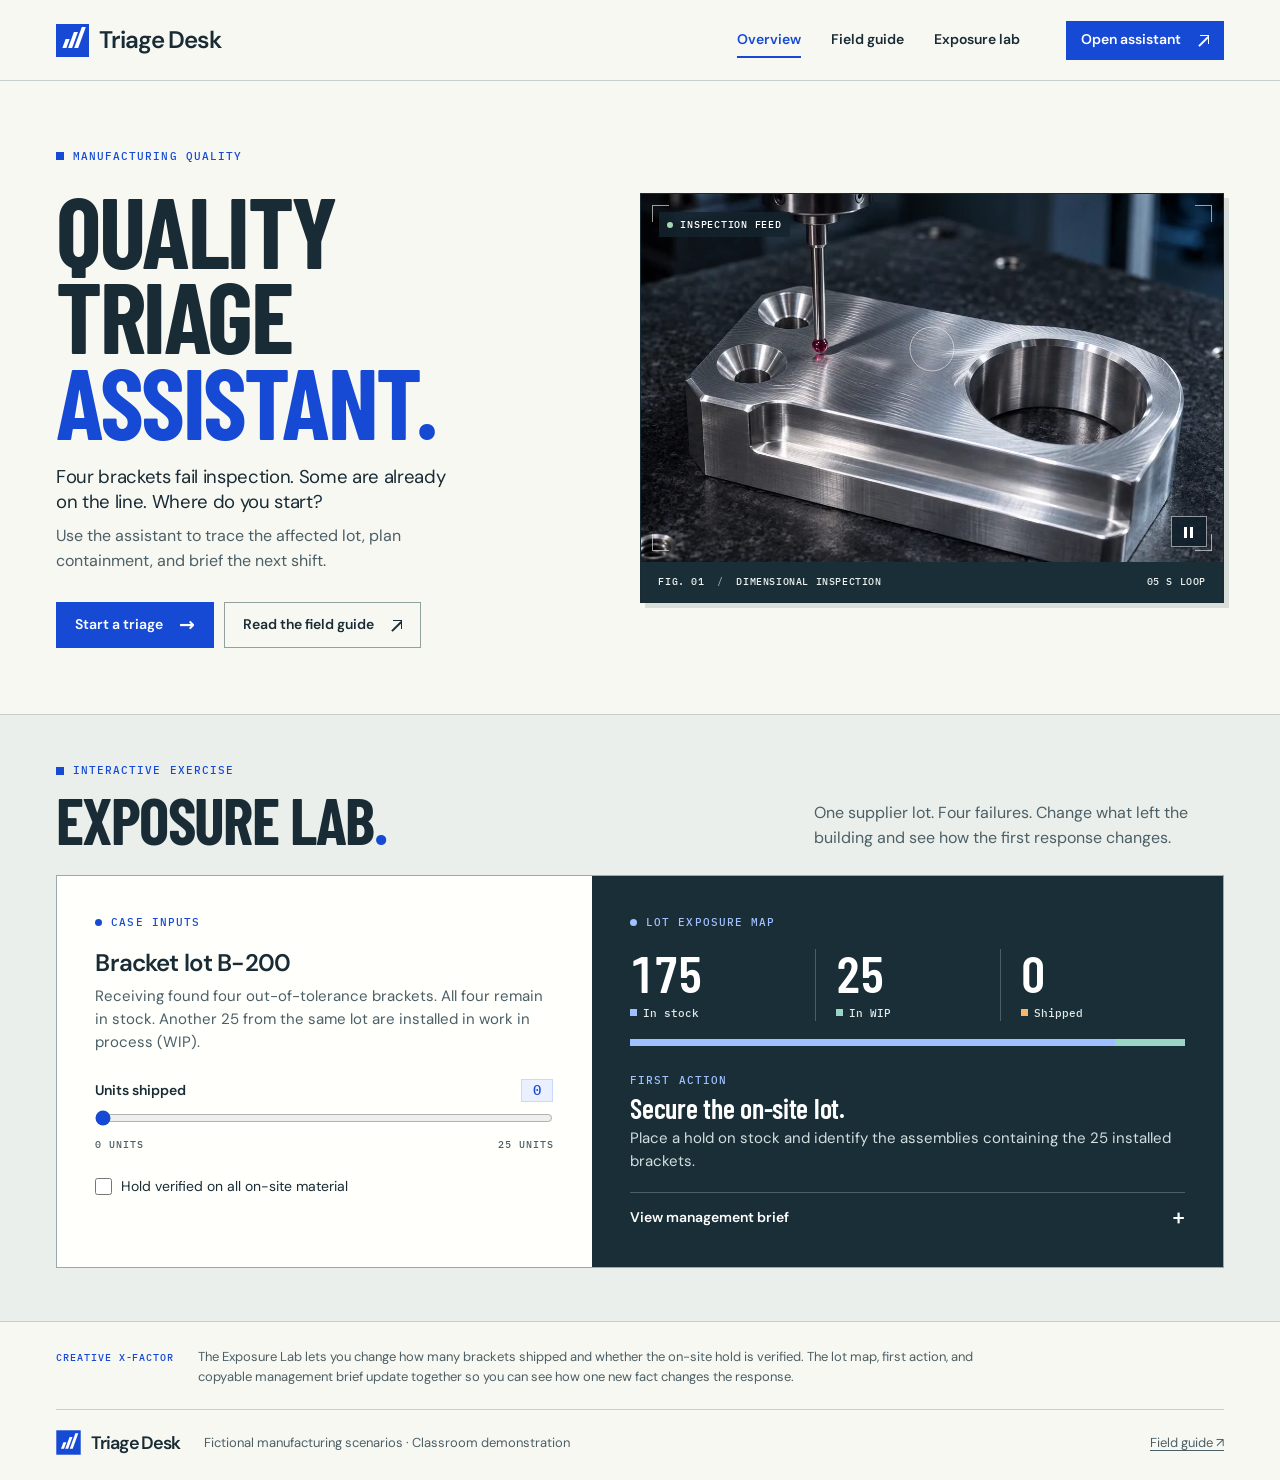
<file: index.html>
<!doctype html>
<html lang="en"><head><meta charset="utf-8"><meta name="viewport" content="width=device-width, initial-scale=1"><meta name="theme-color" content="#f8f8f3"><meta name="description" content="A manufacturing triage assistant and interactive lot exposure exercise for quality leads."><title>Quality Triage Assistant | Triage Desk</title><link rel="icon" href="mark.png"><link rel="stylesheet" href="styles.css"><script src="app.js" defer></script></head>
<body><a class="skip" href="#main">Skip to content</a><header class="mast"><div class="wrap mast-inner"><a class="brand" href="index.html" aria-label="Triage Desk home"><span class="mark" aria-hidden="true"><i></i><i></i><i></i></span><span>Triage Desk</span></a><nav aria-label="Main"><a href="index.html" aria-current="page">Overview</a><a href="field-guide.html" >Field guide</a><a href="index.html#exposure-lab" >Exposure lab</a></nav><button class="button primary" type="button" data-chat>Open assistant <span class="diagonal-arrow" aria-hidden="true"></span></button></div></header><main id="main">
<section class="hero wrap" aria-labelledby="hero-title">
 <div class="hero-copy"><div class="section-label"><span class="square"></span>Manufacturing quality</div>
 <h1 id="hero-title">QUALITY TRIAGE<br><em>ASSISTANT.</em></h1>
 <p>Four brackets fail inspection. Some are already on the line. Where do you start?</p>
 <p class="hero-detail">Use the assistant to trace the affected lot, plan containment, and brief the next shift.</p>
 <div class="hero-actions"><button type="button" class="button primary" data-chat>Start a triage <span aria-hidden="true">→</span></button><a class="button secondary" href="field-guide.html">Read the field guide <span class="diagonal-arrow" aria-hidden="true"></span></a></div></div>
 <figure class="instrument"><div class="monitor"><video autoplay muted loop playsinline preload="auto" poster="inspection.jpg" aria-label="Animated close-up of a measurement probe inspecting a machined bracket"><source src="inspection.mp4" type="video/mp4"><source src="inspection.webm" type="video/webm"></video>
 <div class="feed"><i></i>Inspection feed</div><div class="crosshair" aria-hidden="true"></div><span class="corner c1" aria-hidden="true"></span><span class="corner c2" aria-hidden="true"></span><span class="corner c3" aria-hidden="true"></span><span class="corner c4" aria-hidden="true"></span>
 <button id="playback" type="button" aria-label="Pause inspection video" title="Pause inspection video"><span aria-hidden="true">Ⅱ</span></button></div>
 <figcaption><span>Fig. 01 <b>/</b> Dimensional inspection</span><span>05 s loop</span></figcaption></figure></section>
<section id="exposure-lab" class="lab"><div class="wrap"><div class="lab-intro"><div><div class="section-label"><span class="square"></span>Interactive exercise</div><h2>EXPOSURE LAB<span>.</span></h2></div><p>One supplier lot. Four failures. Change what left the building and see how the first response changes.</p></div>
 <div class="workbench"><div class="inputs"><div class="panel-label"><span class="dot"></span>Case inputs</div>
 <h3>Bracket lot B-200</h3><p>Receiving found four out-of-tolerance brackets. All four remain in stock. Another 25 from the same lot are installed in work in process (WIP).</p>
 <div class="slider-label"><label for="shipped">Units shipped</label><output id="qty" for="shipped">0</output></div>
 <input id="shipped" type="range" min="0" max="25" value="0" step="1"><div class="range-ends"><span>0 units</span><span>25 units</span></div>
 <label class="hold"><input id="hold" type="checkbox"><span>Hold verified on all on-site material</span></label></div>
 <div class="results"><div class="panel-label"><span class="dot"></span>Lot exposure map</div><div class="metrics">
 <div><b id="n-stock">175</b><span><i class="stock-key"></i>In stock</span></div><div><b>25</b><span><i class="wip-key"></i>In WIP</span></div><div><b id="n-shipped">0</b><span><i class="ship-key"></i>Shipped</span></div></div>
 <div class="lotbar" role="img" id="lotbar" aria-label="175 in stock, 25 in WIP, 0 shipped"><i id="b-stock"></i><i id="b-wip"></i><i id="b-shipped"></i></div>
 <div class="first-action" aria-live="polite"><span class="micro">FIRST ACTION</span><h3 id="priority">Secure the on-site lot.</h3><p id="next-step">Place a hold on stock and identify the assemblies containing the 25 installed brackets.</p></div>
 <details class="brief"><summary>View management brief</summary><p id="brief-text"></p><button type="button" class="text-button" data-copy="brief-text">Copy brief</button></details></div></div></div></section></main><footer><div class="wrap"><div class="xnote"><strong>Creative X-Factor</strong><p>The Exposure Lab lets you change how many brackets shipped and whether the on-site hold is verified. The lot map, first action, and copyable management brief update together so you can see how one new fact changes the response.</p></div><div class="footline"><a class="brand" href="index.html"><span class="mark" aria-hidden="true"><i></i><i></i><i></i></span><span>Triage Desk</span></a><span>Fictional manufacturing scenarios · Classroom demonstration</span><a href="field-guide.html">Field guide ↗</a></div></div></footer><dialog id="assistant" aria-labelledby="chat-title"><div class="dialog-head"><div><span class="micro">TRIAGE DESK</span><h2 id="chat-title">Quality Triage Assistant</h2></div><button type="button" class="close" data-close aria-label="Close assistant" autofocus>×</button></div>
 <p class="chat-note">Use fictional case details for this classroom exercise.</p>
 <iframe title="Live Quality Triage Assistant chatbot" data-src="https://share.chatling.ai/s/o5bR8GTqtjMW18z" allow="clipboard-write"></iframe>
 <a class="separate" href="https://share.chatling.ai/s/o5bR8GTqtjMW18z" target="_blank" rel="noopener">Open chat in a separate tab ↗</a></dialog>
 <noscript><p class="nojs"><a href="https://share.chatling.ai/s/o5bR8GTqtjMW18z">Open the Quality Triage Assistant</a></p></noscript></body></html>
</file>
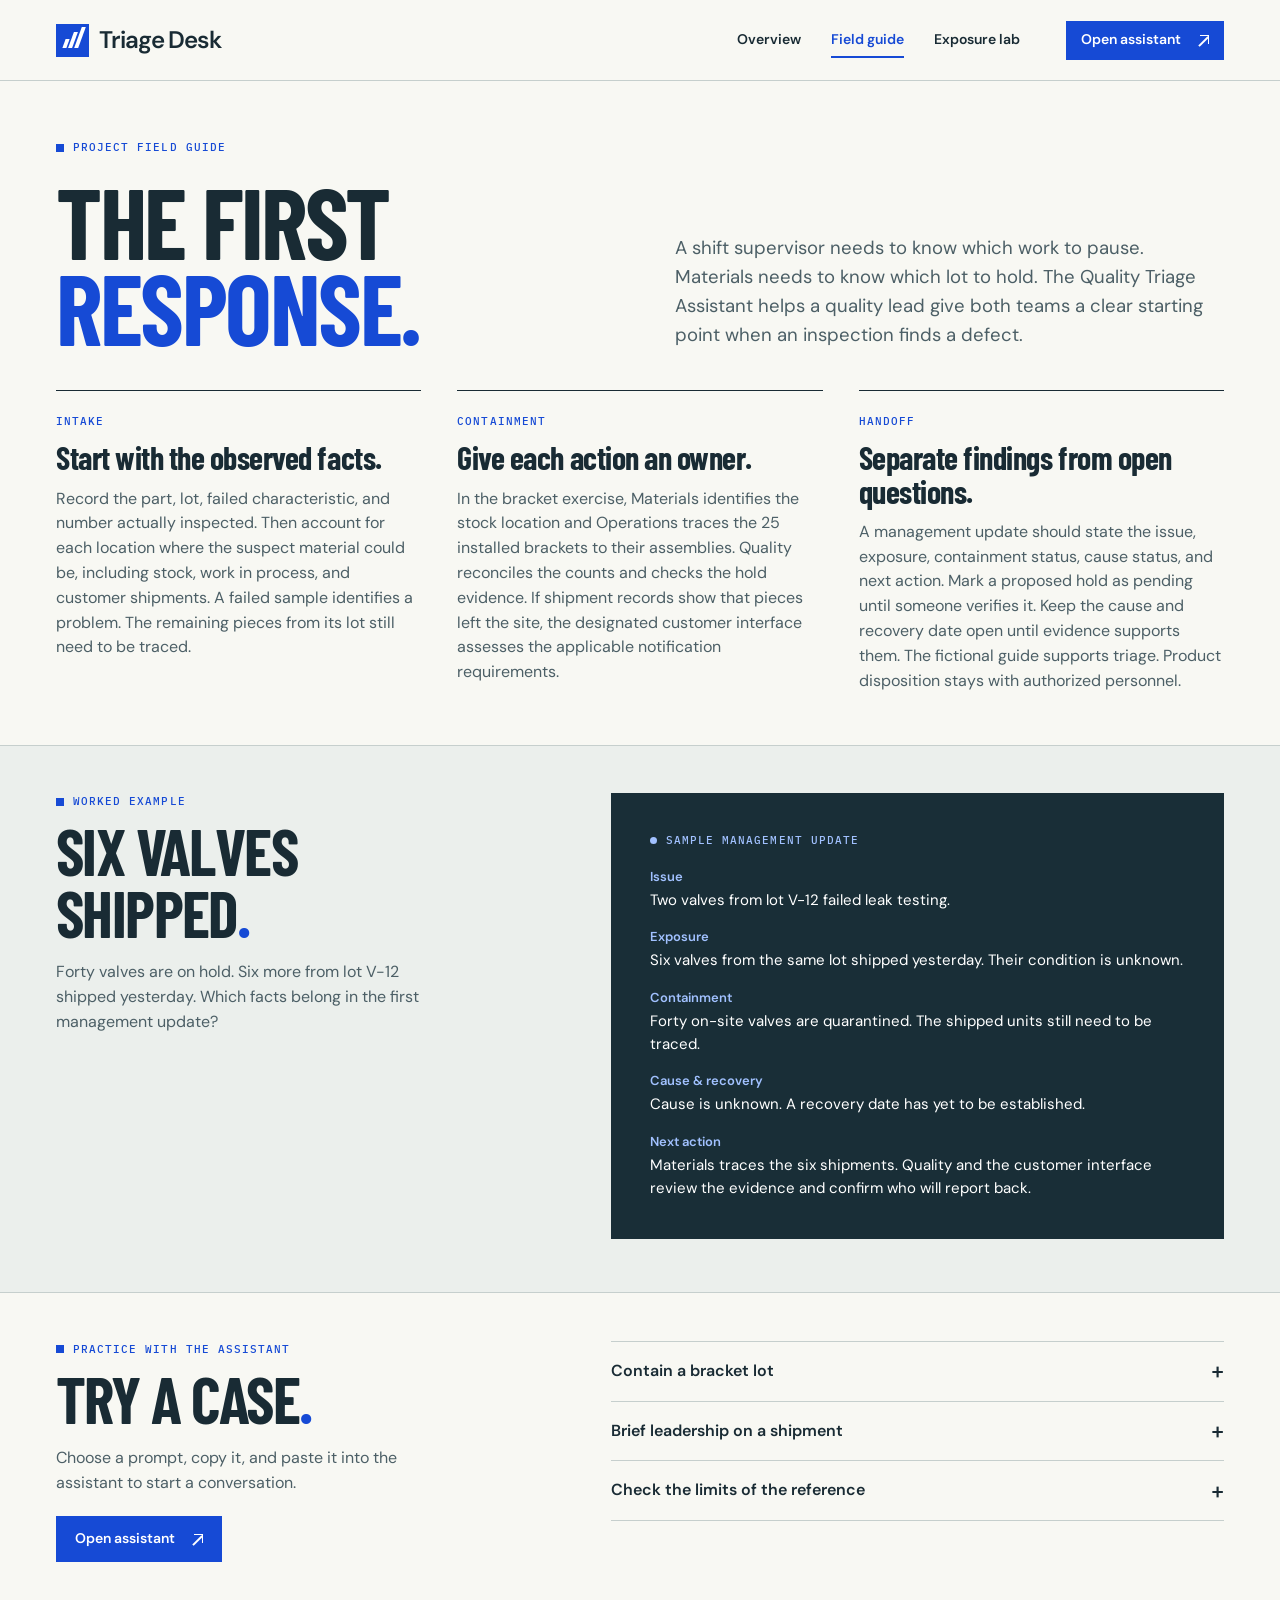
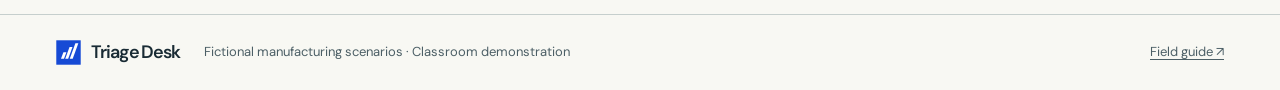
<file: field-guide.html>
<!doctype html>
<html lang="en"><head><meta charset="utf-8"><meta name="viewport" content="width=device-width, initial-scale=1"><meta name="theme-color" content="#f8f8f3"><meta name="description" content="A practical field guide to documenting a defect, tracing exposure and preparing the first management update."><title>Field guide | Triage Desk</title><link rel="icon" href="mark.png"><link rel="stylesheet" href="styles.css"><script src="app.js" defer></script></head>
<body><a class="skip" href="#main">Skip to content</a><header class="mast"><div class="wrap mast-inner"><a class="brand" href="index.html" aria-label="Triage Desk home"><span class="mark" aria-hidden="true"><i></i><i></i><i></i></span><span>Triage Desk</span></a><nav aria-label="Main"><a href="index.html" >Overview</a><a href="field-guide.html" aria-current="page">Field guide</a><a href="index.html#exposure-lab" >Exposure lab</a></nav><button class="button primary" type="button" data-chat>Open assistant <span class="diagonal-arrow" aria-hidden="true"></span></button></div></header><main id="main">
<section class="guide-intro wrap"><div class="section-label"><span class="square"></span>Project field guide</div><h1>THE FIRST<br><em>RESPONSE.</em></h1>
 <p>A shift supervisor needs to know which work to pause. Materials needs to know which lot to hold. The Quality Triage Assistant helps a quality lead give both teams a clear starting point when an inspection finds a defect.</p></section>
<section class="guide-body wrap"><div class="chapter"><span class="micro">INTAKE</span><h2>Start with the observed facts.</h2><p>Record the part, lot, failed characteristic, and number actually inspected. Then account for each location where the suspect material could be, including stock, work in process, and customer shipments. A failed sample identifies a problem. The remaining pieces from its lot still need to be traced.</p></div>
 <div class="chapter"><span class="micro">CONTAINMENT</span><h2>Give each action an owner.</h2><p>In the bracket exercise, Materials identifies the stock location and Operations traces the 25 installed brackets to their assemblies. Quality reconciles the counts and checks the hold evidence. If shipment records show that pieces left the site, the designated customer interface assesses the applicable notification requirements.</p></div>
 <div class="chapter"><span class="micro">HANDOFF</span><h2>Separate findings from open questions.</h2><p>A management update should state the issue, exposure, containment status, cause status, and next action. Mark a proposed hold as pending until someone verifies it. Keep the cause and recovery date open until evidence supports them. The fictional guide supports triage. Product disposition stays with authorized personnel.</p></div></section>
<section class="case-section"><div class="wrap case-layout"><div><div class="section-label"><span class="square"></span>Worked example</div><h2>SIX VALVES<br>SHIPPED<span>.</span></h2><p>Forty valves are on hold. Six more from lot V-12 shipped yesterday. Which facts belong in the first management update?</p></div>
 <div class="case-file"><div class="panel-label"><span class="dot"></span>Sample management update</div><dl>
 <dt>Issue</dt><dd>Two valves from lot V-12 failed leak testing.</dd><dt>Exposure</dt><dd>Six valves from the same lot shipped yesterday. Their condition is unknown.</dd><dt>Containment</dt><dd>Forty on-site valves are quarantined. The shipped units still need to be traced.</dd><dt>Cause &amp; recovery</dt><dd>Cause is unknown. A recovery date has yet to be established.</dd><dt>Next action</dt><dd>Materials traces the six shipments. Quality and the customer interface review the evidence and confirm who will report back.</dd></dl></div></div></section>
<section class="try wrap"><div><div class="section-label"><span class="square"></span>Practice with the assistant</div><h2>TRY A CASE<span>.</span></h2><p>Choose a prompt, copy it, and paste it into the assistant to start a conversation.</p><button type="button" class="button primary" data-chat>Open assistant <span class="diagonal-arrow" aria-hidden="true"></span></button></div><div class="prompts"><details><summary>Contain a bracket lot</summary><p id="prompt-0">We received 200 brackets from one supplier lot. Four failed dimensional inspection, 25 are installed in WIP, and 175 are in stock. Nothing shipped, there is no known safety issue, and containment has not started. What should we do first?</p><button type="button" class="text-button" data-copy="prompt-0">Copy prompt</button></details><details><summary>Brief leadership on a shipment</summary><p id="prompt-1">Write a management update: 40 valves from lot V-12 are quarantined, two failed leak testing, six from the same lot shipped yesterday, the cause is unknown, and no recovery date is available.</p><button type="button" class="text-button" data-copy="prompt-1">Copy prompt</button></details><details><summary>Check the limits of the reference</summary><p id="prompt-2">What exact customer-notification deadline does QT-01 require? Give me the regulatory clause.</p><button type="button" class="text-button" data-copy="prompt-2">Copy prompt</button></details></div></section></main><footer><div class="wrap"><div class="footline"><a class="brand" href="index.html"><span class="mark" aria-hidden="true"><i></i><i></i><i></i></span><span>Triage Desk</span></a><span>Fictional manufacturing scenarios · Classroom demonstration</span><a href="field-guide.html">Field guide ↗</a></div></div></footer><dialog id="assistant" aria-labelledby="chat-title"><div class="dialog-head"><div><span class="micro">TRIAGE DESK</span><h2 id="chat-title">Quality Triage Assistant</h2></div><button type="button" class="close" data-close aria-label="Close assistant" autofocus>×</button></div>
 <p class="chat-note">Use fictional case details for this classroom exercise.</p>
 <iframe title="Live Quality Triage Assistant chatbot" data-src="https://share.chatling.ai/s/o5bR8GTqtjMW18z" allow="clipboard-write"></iframe>
 <a class="separate" href="https://share.chatling.ai/s/o5bR8GTqtjMW18z" target="_blank" rel="noopener">Open chat in a separate tab ↗</a></dialog>
 <noscript><p class="nojs"><a href="https://share.chatling.ai/s/o5bR8GTqtjMW18z">Open the Quality Triage Assistant</a></p></noscript></body></html>
</file>
<file: styles.css>
@font-face{font-family:DM;src:url("dm-400.ttf") format("truetype");font-weight:400;font-display:swap}
@font-face{font-family:DM;src:url("dm-600.ttf") format("truetype");font-weight:600 900;font-display:swap}
@font-face{font-family:Barlow;src:url("barlow-600.ttf") format("truetype");font-weight:600;font-display:swap}
@font-face{font-family:Barlow;src:url("barlow-700.ttf") format("truetype");font-weight:700;font-display:swap}
@font-face{font-family:Plex;src:url("plex-500.ttf") format("truetype");font-weight:400 700;font-display:swap}
:root{--paper:#f8f8f3;--white:#fffffc;--ink:#192b34;--muted:#4c5f66;--rule:#c6cfcd;--blue:#164ad5;--pale:#ebefec;--night:#192e37;--ice:#a1c1ff;--amber:#f8b46e;--sans:DM,Arial,sans-serif;--cond:Barlow,"Arial Narrow",sans-serif;--mono:Plex,monospace}
*{box-sizing:border-box}
html{scroll-padding-top:20px}
body{margin:0;color:var(--ink);background:var(--paper);font-family:var(--sans);font-size:16px;line-height:1.55}
body:has(dialog[open]){overflow:hidden}
a{color:inherit;text-underline-offset:.24em}
button,input{font:inherit}
button,a,input,summary{-webkit-tap-highlight-color:transparent}
button,summary{cursor:pointer}button{color:inherit}
:focus-visible{outline:3px solid #e67e39;outline-offset:4px}
.wrap{width:min(1272px,calc(100% - 112px));margin-inline:auto}
.skip{position:fixed;z-index:10;top:4px;left:8px;padding:.5rem 1rem;background:white;transform:translateY(-150%)}
.skip:focus{transform:translateY(0)}
.mast{border-bottom:1px solid var(--rule);background:var(--paper)}
.mast-inner{height:80px;display:flex;gap:3.6vw;align-items:center}
.brand{display:inline-flex;align-items:center;gap:10px;text-decoration:none;font-weight:700;font-size:24px;letter-spacing:-1.1px;line-height:1}
.mark{display:inline-flex;overflow:hidden;align-items:center;justify-content:center;gap:3px;background:var(--blue);width:33px;height:33px;transform:rotate(0deg)}
.mark i{width:4px;height:16px;background:#fff;transform:skew(-20deg)}
.mark i:first-child{height:9px;margin-top:7px}.mark i:last-child{height:21px;margin-top:-5px}
.mast nav{display:flex;align-items:center;gap:30px;margin-left:auto}
.mast nav a{font-size:14px;font-weight:600;text-decoration:none;position:relative;padding:12px 0}
.mast nav a[aria-current]{color:var(--blue)}
.mast nav a[aria-current]::after{content:"";position:absolute;bottom:5px;left:0;right:0;height:2px;background:var(--blue)}
.mast nav a:hover,.footline a:hover{color:var(--blue)}
.button{display:inline-flex;align-items:center;justify-content:center;gap:16px;min-height:46px;padding:11px 18px;border:1px solid transparent;text-decoration:none;font-size:14px;font-weight:600;line-height:1.25;transition:background .16s,color .16s}
.button span{font-family:Arial,sans-serif;font-size:19px;line-height:1}
.primary{background:var(--blue);color:white}.primary:hover{background:#1039a9}
.secondary{color:var(--ink);border-color:#92a19f;background:transparent}.secondary:hover{border-color:var(--ink);background:#ecefea}
.mast .button{min-height:39px;padding:9px 14px}
.menu-button{display:none}
.section-label,.micro,.panel-label,.feed,.instrument figcaption,.range-ends,.xnote strong{font-family:var(--mono);text-transform:uppercase;letter-spacing:.095em;font-size:11px;font-weight:500}
.section-label,.panel-label{display:flex;align-items:center;gap:9px}
.section-label{color:var(--blue)}
.square,.dot{display:inline-block;width:8px;height:8px;background:var(--blue);flex:none}
.dot{width:7px;height:7px;border-radius:50%}
h1,h2,h3,p,figure{margin:0}
h1,h2,.first-action h3{font-family:var(--cond);font-weight:700}
h1,h2{letter-spacing:-.025em;line-height:.96}
h1 em{font-style:normal;color:var(--blue)}
h2 span{color:var(--blue)}
.hero{display:grid;grid-template-columns:1fr 1.13fr;gap:clamp(32px,5.3vw,83px);align-items:center;padding-block:clamp(46px,5.2vw,80px)}
.hero h1,.guide-intro h1{font-size:clamp(76px,7.7vw,120px);margin:22px 0 21px;line-height:.87}
.hero-copy>p:not(.hero-detail){max-width:410px;font-size:clamp(18px,1.45vw,23px);line-height:1.36;letter-spacing:-.018em}
.hero .hero-detail{margin-top:9px;color:var(--muted);font-size:16px;max-width:429px}
.hero-actions{display:flex;flex-wrap:wrap;gap:10px;margin-top:28px}
.instrument{width:100%;overflow:hidden;border:1px solid var(--ink);background:var(--night);box-shadow:5px 5px 0 #d8dfda}
.monitor{position:relative;aspect-ratio:1.58;background:#1b2835;color:#fff;overflow:hidden}
.monitor video{width:100%;height:100%;object-fit:cover;display:block}
.feed{position:absolute;top:18px;left:18px;color:white;background:#14242dd9;padding:5px 8px;font-size:10px;letter-spacing:.075em;display:flex;align-items:center;gap:7px}
.feed i{width:6px;height:6px;background:#a4d8b2;border-radius:50%}
.corner{width:17px;height:17px;position:absolute;border:solid #fff9;pointer-events:none}
.c1{left:11px;top:11px;border-width:1px 0 0 1px}.c2{right:11px;top:11px;border-width:1px 1px 0 0}.c3{left:11px;bottom:11px;border-width:0 0 1px 1px}.c4{right:11px;bottom:11px;border-width:0 1px 1px 0}
.crosshair{position:absolute;width:45px;height:45px;top:42%;left:50%;transform:translate(-50%,-50%);border-radius:50%;border:1px solid #fff8;pointer-events:none;box-shadow:0 0 0 1px #0001}
#playback{position:absolute;bottom:15px;right:16px;border:1px solid #fff8;background:#10202bdc;color:#fff;height:31px;width:36px;font-weight:bold;line-height:1}
.instrument figcaption{padding:12px 17px;color:#edf2f0;display:flex;align-items:center;justify-content:space-between;gap:10px;font-size:10px;letter-spacing:.06em}
.instrument figcaption b{color:#8aa2b0;padding:0 6px}
.lab,.case-section{background:var(--pale);border-block:1px solid var(--rule);padding:47px 0 53px}
.lab-intro{display:flex;justify-content:space-between;align-items:flex-end;gap:36px;margin-bottom:24px}
.lab-intro h2,.case-layout h2,.try h2{font-size:clamp(50px,5vw,76px);margin-top:10px}
.lab-intro>p{max-width:410px;color:var(--muted);font-size:16px}
.workbench{display:grid;grid-template-columns:1fr 1.18fr;border:1px solid #9baaa8}
.inputs,.results,.case-file{padding:clamp(24px,3vw,44px)}
.inputs{background:var(--white)}
.panel-label{color:var(--blue);margin-bottom:18px}
.inputs h3{font-size:24px;letter-spacing:-.035em;line-height:1.15;margin-bottom:8px}
.inputs>p,.first-action p{color:var(--muted);font-size:15px}
.slider-label,.range-ends{display:flex;align-items:center;justify-content:space-between}
.slider-label{margin:24px 0 5px;font-weight:600;font-size:14px}
.slider-label output{font-family:var(--mono);color:var(--blue);background:#eaf0ff;min-width:32px;text-align:center;border:1px solid #cad8ff}
input[type=range]{width:100%;margin:3px 0 0;accent-color:var(--blue);cursor:pointer}
.range-ends{font-size:10px;color:var(--muted);margin-top:3px}
.hold{display:flex;align-items:center;gap:9px;font-size:14px;line-height:1.35;margin-top:24px;cursor:pointer}
.hold input{width:17px;height:17px;accent-color:var(--blue);margin:0;flex:none}
.results,.case-file{background:var(--night);color:white}
.results .panel-label,.case-file .panel-label,.results .micro{color:var(--ice)}
.results .dot,.case-file .dot{background:var(--ice)}
.metrics{display:grid;grid-template-columns:repeat(3,1fr)}
.metrics>div{display:flex;flex-direction:column;padding-left:20px;border-left:1px solid #4b5e68}
.metrics>div:first-child{padding:0;border:none}
.metrics b{font:600 clamp(40px,4vw,65px)/.93 var(--cond);font-variant-numeric:tabular-nums}
.metrics span{font:11px/1.35 var(--mono);color:#e3eae9;margin-top:9px}
.metrics i{display:inline-block;width:7px;height:7px;vertical-align:1px;margin-right:6px}
.stock-key,#b-stock{background:#9fbfff}.wip-key,#b-wip{background:#9bd5c6}.ship-key,#b-shipped{background:var(--amber)}
.lotbar{display:flex;width:100%;height:7px;background:#2f4852;margin:18px 0 21px;overflow:hidden}
#b-stock{width:87.5%}#b-wip{width:12.5%}#b-shipped{width:0%}
.first-action h3{font-weight:600;font-size:28px;letter-spacing:-.01em;margin:2px 0 4px;line-height:1.05}
.first-action p{color:#d3dfdf}
details{border-top:1px solid var(--rule)}
summary{list-style:none;display:flex;align-items:center;justify-content:space-between;font-weight:600;gap:18px}
summary::-webkit-details-marker{display:none}summary::after{content:"+";font:22px/1 var(--mono)}details[open]>summary::after{content:"−"}
.brief{border-color:#4b6069;margin-top:19px;padding-top:13px}
.brief summary{font-size:14px}.brief p{white-space:pre-line;color:#e5edec;font-size:14px;margin-top:14px}
.text-button{padding:5px 0;border:none;background:transparent;color:var(--blue);text-decoration:underline;text-underline-offset:4px;font-weight:600;font-size:14px}
.brief .text-button{color:var(--ice);margin-top:8px}
footer{padding:25px 0;background:var(--paper)}
.xnote{display:flex;align-items:baseline;gap:24px;padding:0 0 22px;margin-bottom:20px;border-bottom:1px solid var(--rule)}
.xnote strong{white-space:nowrap;color:var(--blue);font-size:10px}
.xnote p,.footline{font-size:13px;color:var(--muted)}
.xnote p{max-width:830px}
.footline{display:flex;align-items:center;gap:24px}
.footline .brand{color:var(--ink);font-size:18px}.footline .mark{transform:scale(.74);margin:-4px}
.footline>a:last-child{margin-left:auto}
.guide-intro{padding:58px 0 40px;display:grid;grid-template-columns:1fr 1fr;align-items:end;column-gap:70px}
.guide-intro .section-label{grid-column:1/-1}
.guide-intro h1{margin-bottom:0}.guide-intro>p{font-size:clamp(18px,1.45vw,23px);max-width:555px;color:var(--muted)}
.guide-body{display:grid;grid-template-columns:repeat(3,1fr);gap:36px;padding-bottom:52px}
.chapter{border-top:1px solid var(--ink);padding-top:17px}.chapter .micro{color:var(--blue)}
.chapter h2{font-size:32px;letter-spacing:-.015em;line-height:1.04;margin:9px 0 12px}
.chapter p,.try p,.case-layout>div>p{font-size:16px;color:var(--muted)}
.case-layout,.try{display:grid;grid-template-columns:.86fr 1.14fr;gap:8%;align-items:start}
.case-layout>div>p,.try>div>p{margin-top:17px;max-width:390px}
.case-file dl{margin:0}.case-file dt{font-size:13px;color:var(--ice);font-weight:600;margin-top:15px}.case-file dd{margin:2px 0 0;font-size:15px}
.try{padding-block:48px 52px}.try .button{margin-top:20px}.prompts{border-bottom:1px solid var(--rule)}
.prompts summary{padding:17px 0}.prompts details p{padding:0 0 8px;font-size:15px}.prompts button{margin-bottom:16px}
body:has(.try) footer{border-top:1px solid var(--rule)}
dialog{width:min(520px,calc(100% - 28px));height:min(730px,calc(100dvh - 34px));padding:0;border:1px solid var(--ink);box-shadow:0 15px 60px #0c252d42;background:white;color:var(--ink)}
dialog[open]{display:flex;flex-direction:column}dialog::backdrop{background:#0d2129a8}
.dialog-head{background:var(--night);color:#fff;display:flex;align-items:center;justify-content:space-between;padding:15px 20px;gap:15px}
.dialog-head .micro{color:var(--ice);font-size:9px}.dialog-head h2{font-size:30px;margin:2px 0}
.close{background:transparent;border:1px solid #8596a0;color:#fff;line-height:1;font-size:28px;width:36px;height:36px}
.chat-note,.separate{padding:8px 18px;font-size:12px;background:var(--paper)}
dialog iframe{width:100%;border:none;flex:1;min-height:180px}.separate{border-top:1px solid var(--rule);color:var(--blue);text-align:center}
.nojs{text-align:center;padding:20px}
@media(max-width:960px){.wrap{width:calc(100% - 64px)}.hero{gap:30px;grid-template-columns:.95fr 1.05fr}.hero h1{font-size:clamp(69px,8vw,89px)}.mast-inner{gap:24px}.mast nav{gap:19px}.hero-detail{line-height:1.4}.lab-intro>p{max-width:355px}.hero-actions{gap:8px}.button{padding:10px 13px;gap:10px}}
@media(max-width:740px){.wrap{width:calc(100% - 40px)}.mast-inner{height:auto;min-height:68px;display:grid;grid-template-columns:1fr auto;gap:0;padding-top:13px}.mast nav{grid-column:1/-1;grid-row:2;margin:6px 0 0;gap:25px}.mast .button{grid-row:1;grid-column:2}.mast nav a{padding:9px 0 12px;font-size:13px}.brand{font-size:22px}.hero{grid-template-columns:1fr;gap:28px;padding-block:36px}.hero h1{font-size:clamp(76px,14vw,112px);margin:17px 0}.hero-copy>p:not(.hero-detail),.hero .hero-detail{max-width:520px}.hero-actions{margin-top:21px}.monitor{aspect-ratio:1.75}.instrument figcaption{padding:10px 12px}.lab-intro{display:block}.lab-intro>p{max-width:520px;margin-top:10px}.lab,.case-section{padding:33px 0}.workbench,.guide-intro,.guide-body,.case-layout,.try{grid-template-columns:1fr}.metrics b{font-size:48px}.guide-intro{gap:13px;padding:34px 0 28px}.guide-intro h1{margin:3px 0 6px}.guide-body{gap:23px;padding-bottom:30px}.case-layout,.try{gap:24px}.case-layout h2 br{display:none}.xnote{display:block}.xnote p{margin-top:6px}.footline{flex-wrap:wrap;gap:10px 20px}.footline>span{order:3;width:100%}.try{padding-block:32px}}
@media(max-width:370px){.wrap{width:calc(100% - 30px)}.hero h1{font-size:66px}.hero-actions .button{font-size:13px}.mast nav{gap:20px}.inputs,.results,.case-file{padding:18px}.metrics>div{padding-left:12px}}
.button span{font-family:"DejaVu Sans",sans-serif}
#playback span{display:inline-block;font-size:0;vertical-align:middle}
#playback[aria-label^="Pause"] span{width:9px;height:11px;border-inline:3px solid white}
#playback[aria-label^="Play"] span{width:0;height:0;border-top:6px solid transparent;border-bottom:6px solid transparent;border-left:9px solid white}
.diagonal-arrow{display:inline-block;position:relative;width:12px;height:12px}.diagonal-arrow::before{content:"";position:absolute;top:1px;right:0;width:8px;height:8px;border-top:1.5px solid currentColor;border-right:1.5px solid currentColor}.diagonal-arrow::after{content:"";position:absolute;right:1px;top:2px;width:13px;height:1.5px;background:currentColor;transform-origin:right center;transform:rotate(-45deg)}
</file>
